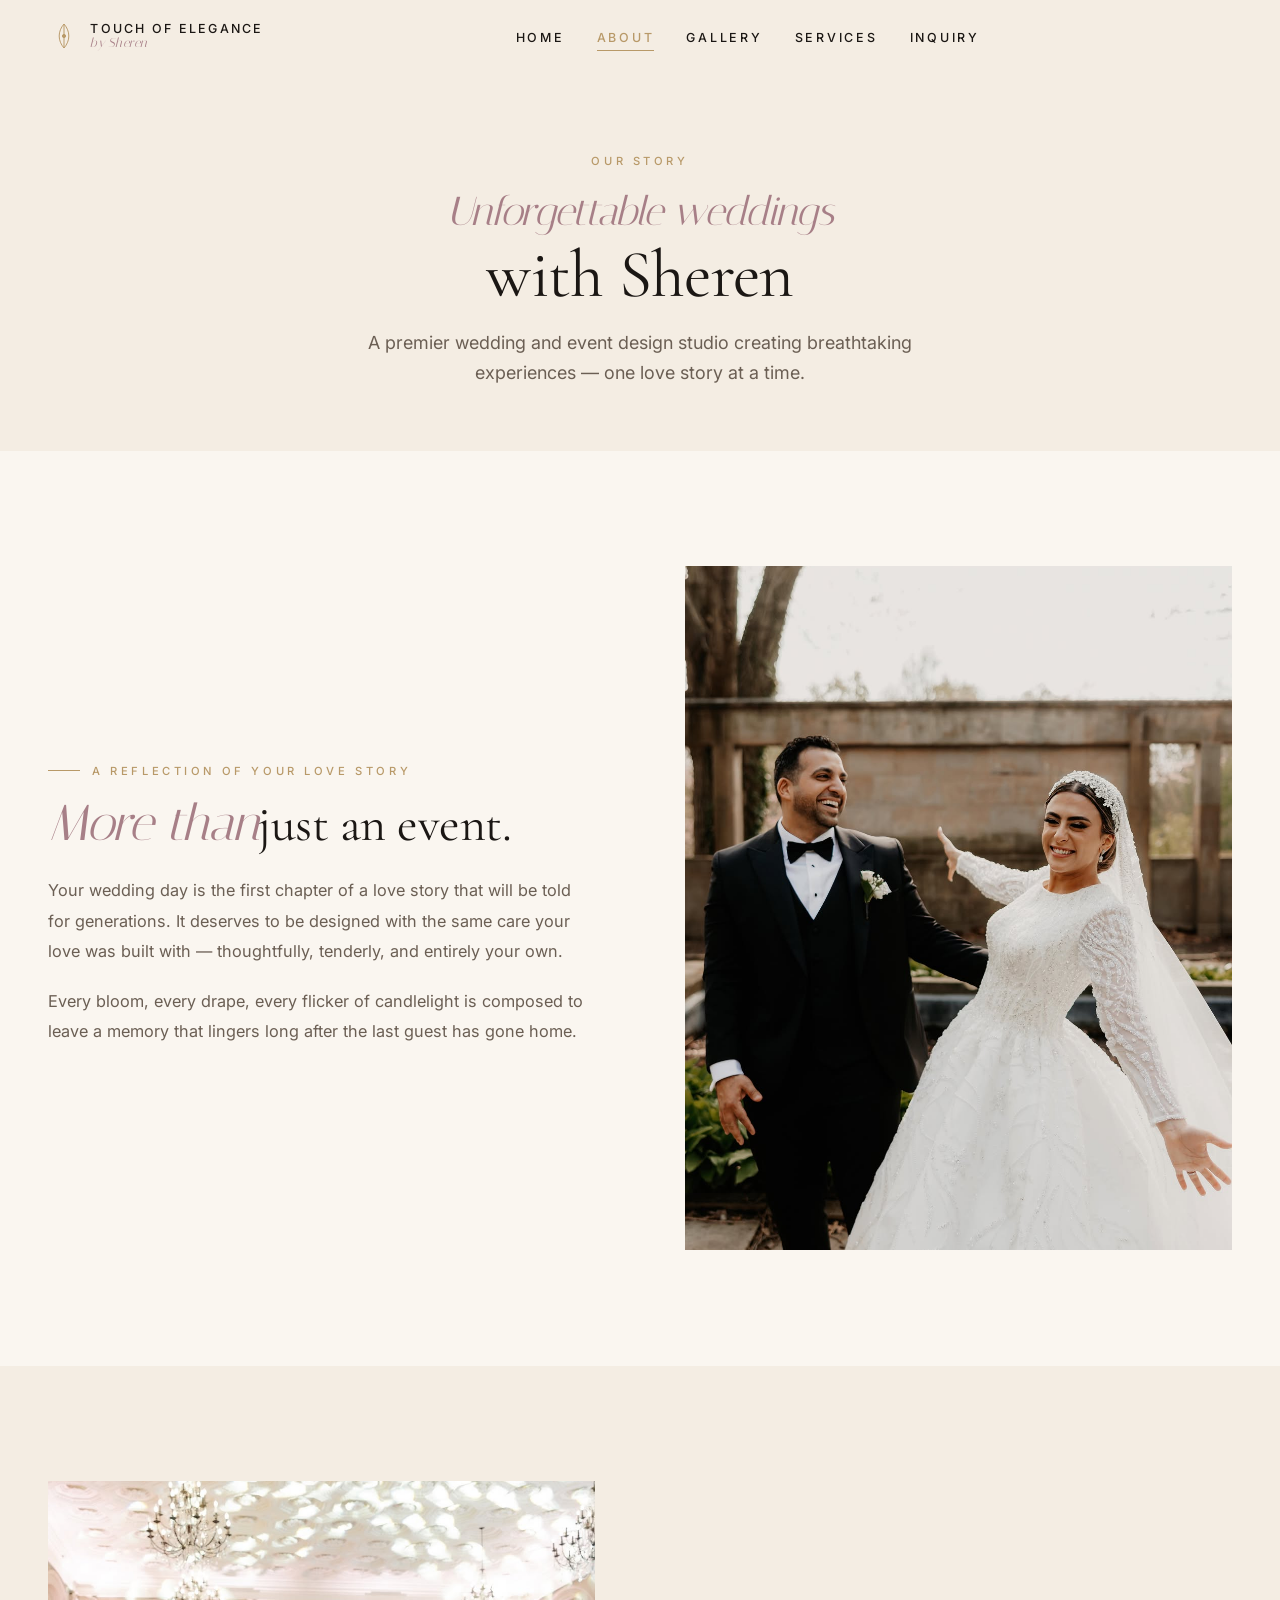
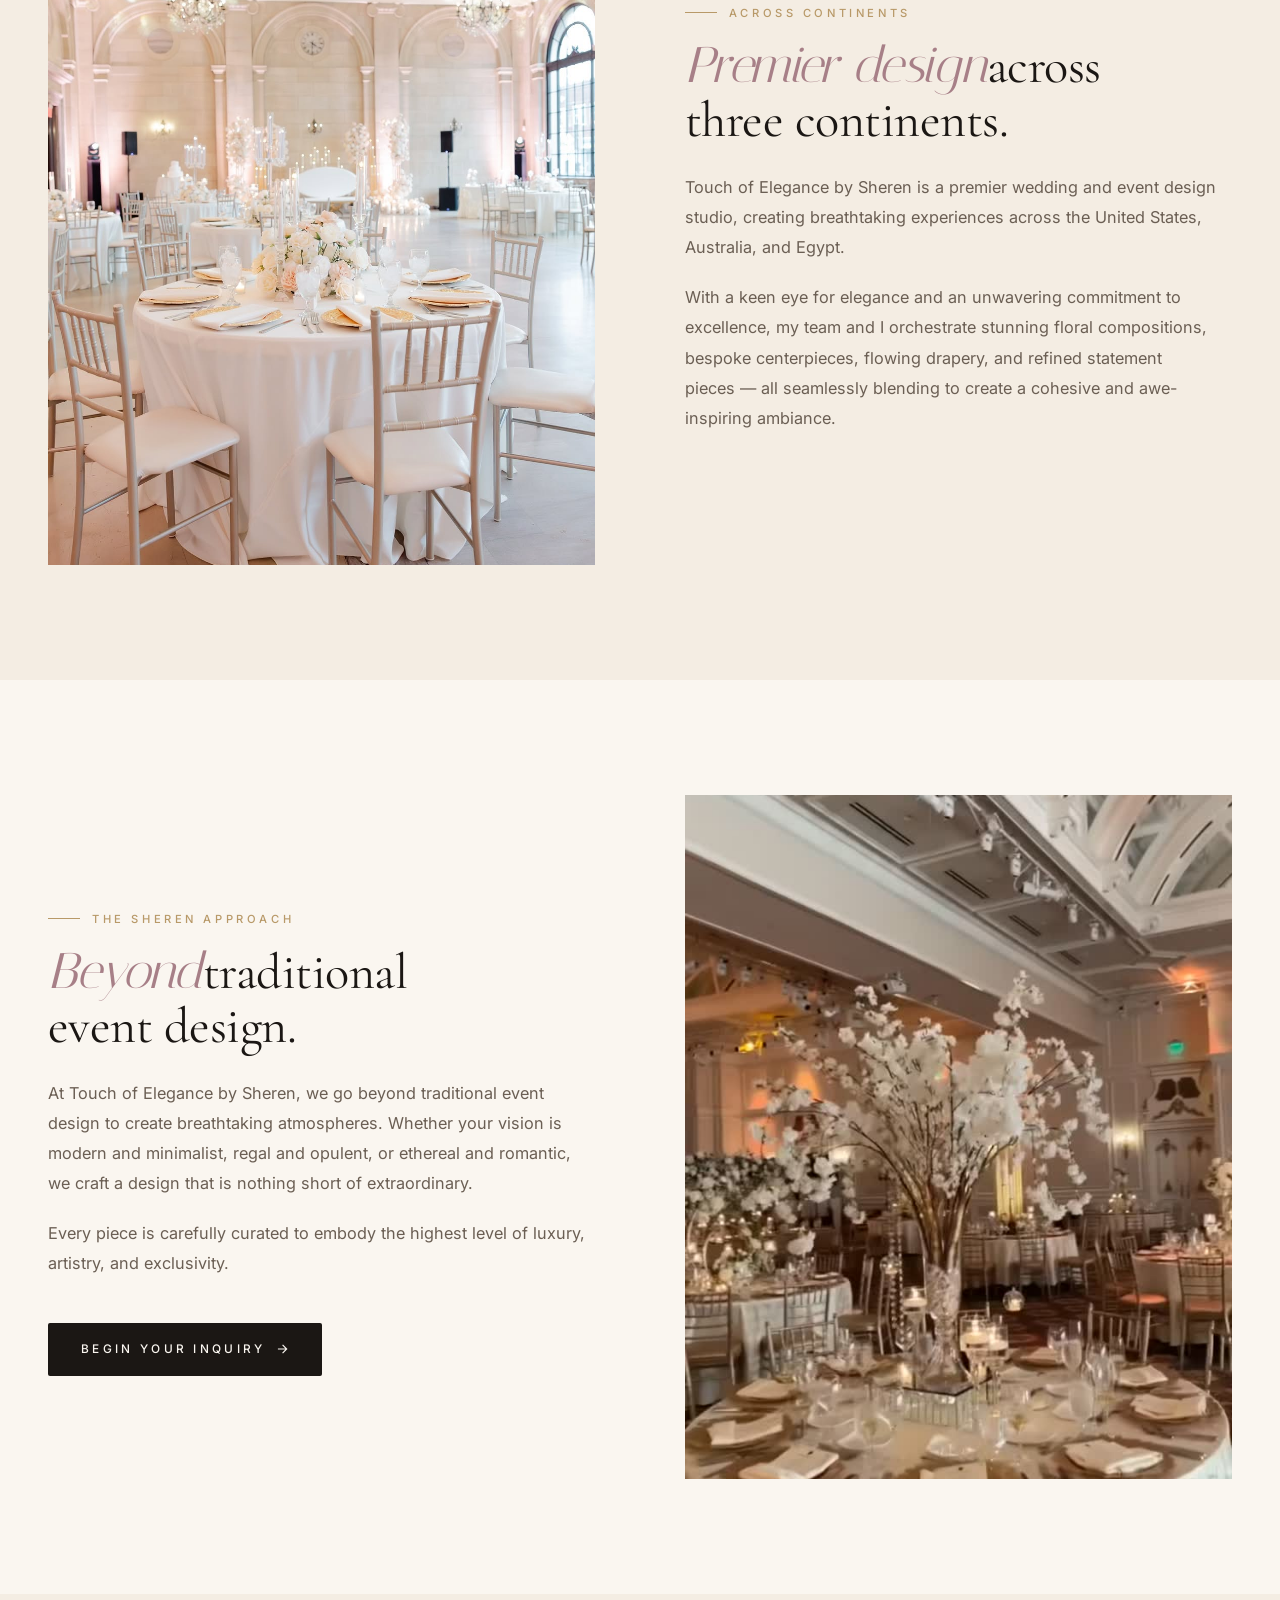
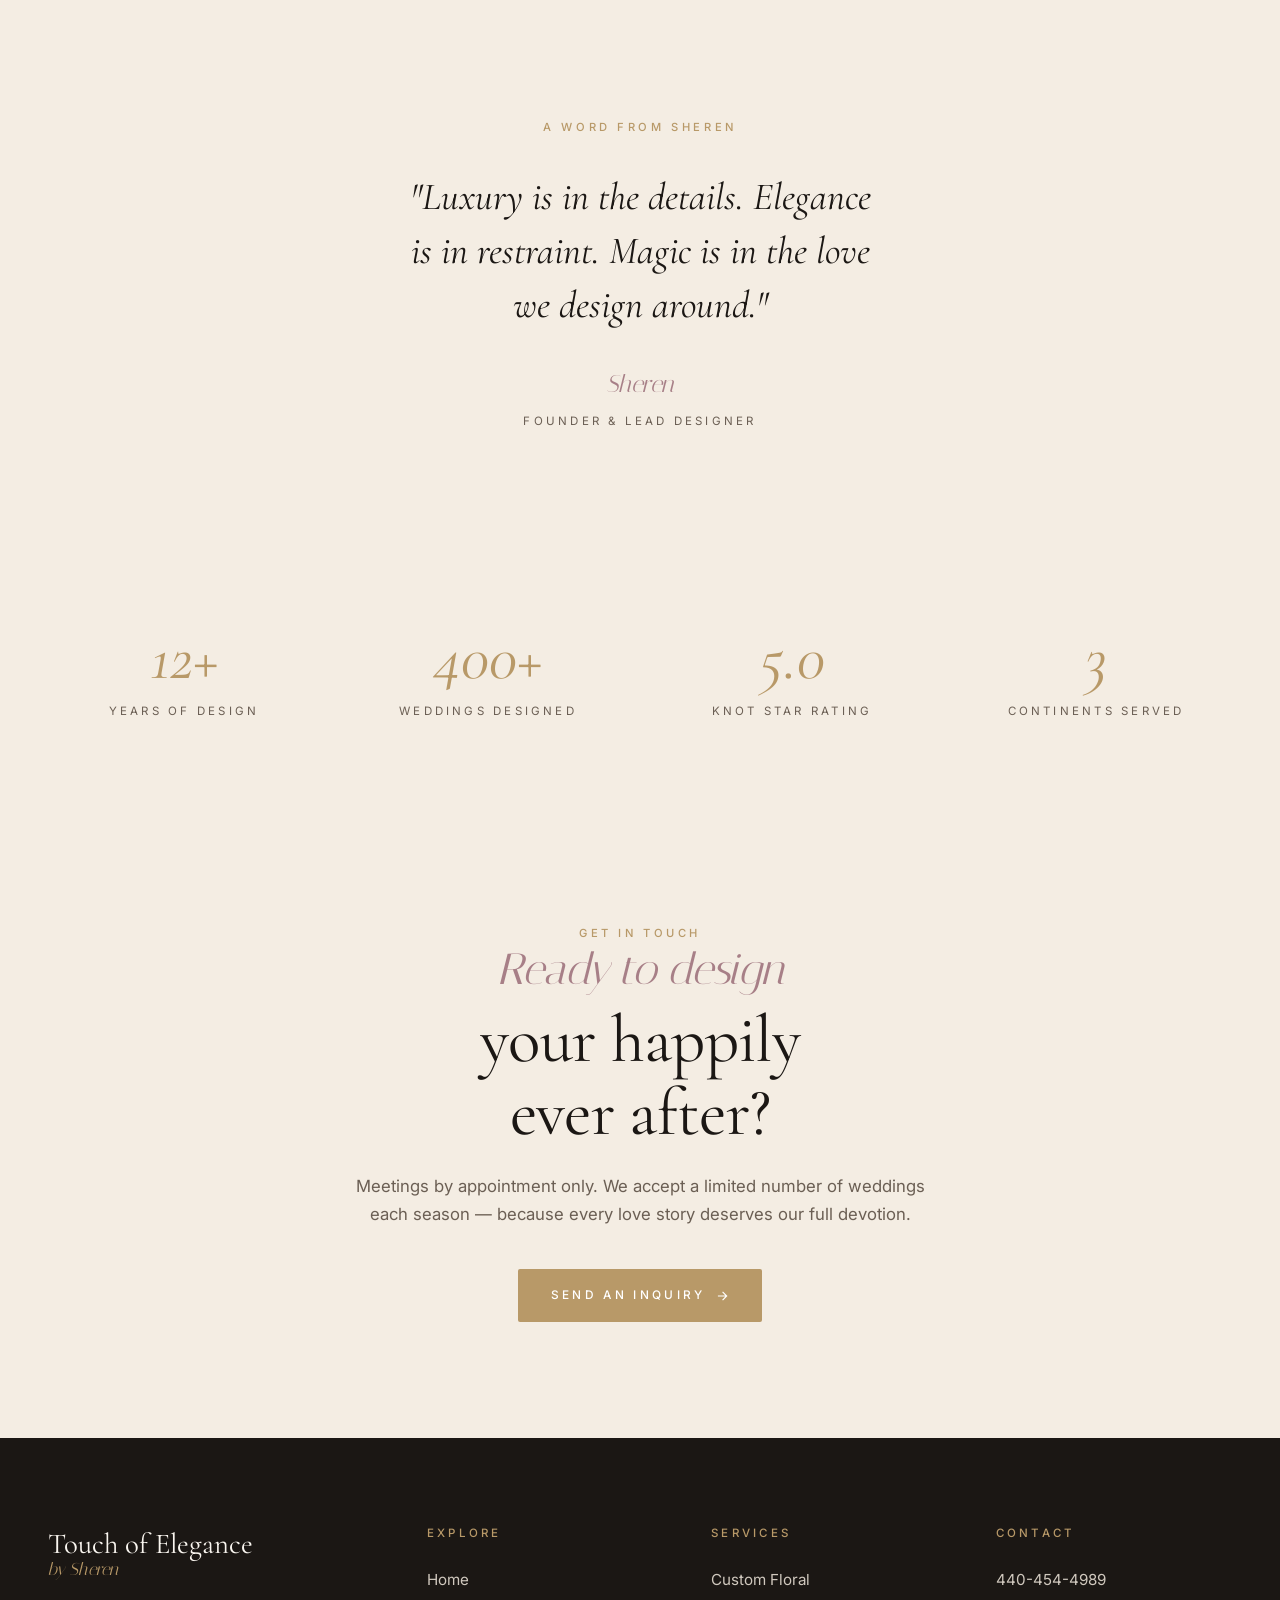
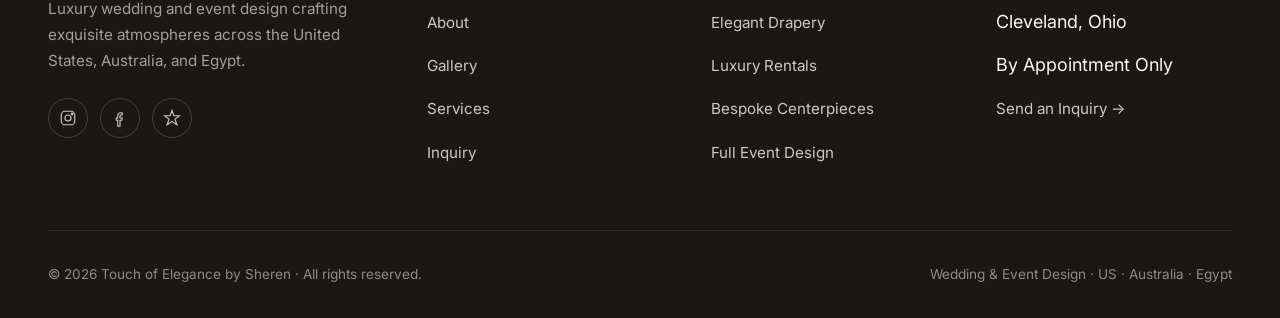
<file: about.html>
<!doctype html>
<html lang="en">
<head>
  <meta charset="utf-8" />
  <meta name="viewport" content="width=device-width, initial-scale=1" />
  <title>About — Touch of Elegance by Sheren</title>
  <meta name="description" content="Founded by Sheren, Touch of Elegance is a premier luxury wedding and event design studio creating breathtaking experiences across the United States, Australia, and Egypt." />
  <link rel="preconnect" href="https://fonts.googleapis.com" />
  <link rel="preconnect" href="https://fonts.gstatic.com" crossorigin />
  <link href="https://fonts.googleapis.com/css2?family=Cormorant+Garamond:ital,wght@0,400;0,500;0,600;1,400;1,500&family=Italiana&family=Inter:wght@400;500;600&display=swap" rel="stylesheet" />
  <link rel="preconnect" href="https://img1.wsimg.com" />
  <link rel="stylesheet" href="css/style.css" />
</head>
<body>

  <header class="site-header">
    <div class="container nav-wrap">
      <a href="index.html" class="brand"><svg class="brand-mark" viewBox="0 0 40 40" fill="none" stroke="currentColor" stroke-width="1.2"><path d="M20 5 C12 14, 12 26, 20 35 C28 26, 28 14, 20 5 Z"/><path d="M20 5 L20 35"/><circle cx="20" cy="20" r="2" fill="currentColor"/></svg><span class="brand-name"><strong>Touch of Elegance</strong><span class="brand-tag">by Sheren</span></span></a>
      <nav aria-label="Main">
        <ul class="nav-links" role="list">
          <li><a href="index.html">Home</a></li>
          <li><a href="about.html" class="active">About</a></li>
          <li><a href="gallery.html">Gallery</a></li>
          <li><a href="index.html#services">Services</a></li>
          <li><a href="inquiry.html">Inquiry</a></li>
        </ul>
      </nav>
      <div class="nav-right">
        <button class="menu-toggle" aria-label="Open menu"><span></span><span></span><span></span></button>
      </div>
    </div>
  </header>

  <main>
  <section class="page-header">
    <div class="container reveal">
      <span class="eyebrow center no-line">Our Story</span>
      <h1><span class="script">Unforgettable weddings</span>with Sheren</h1>
      <p>A premier wedding and event design studio creating breathtaking experiences — one love story at a time.</p>
    </div>
  </section>

  <section class="about-story">
    <div class="container">
      <div class="about-story-grid">
        <div class="reveal">
          <img src="images/ig/ig2.jpg" alt="Joyful bride and groom — a Touch of Elegance wedding" loading="lazy"/>
        </div>
        <div class="about-story-text reveal delay-2">
          <span class="eyebrow">A Reflection of Your Love Story</span>
          <h2><span class="script">More than</span>just an event.</h2>
          <p>Your wedding day is the first chapter of a love story that will be told for generations. It deserves to be designed with the same care your love was built with — thoughtfully, tenderly, and entirely your own.</p>
          <p>Every bloom, every drape, every flicker of candlelight is composed to leave a memory that lingers long after the last guest has gone home.</p>
        </div>
      </div>
    </div>
  </section>

  <section class="about-story" style="background:var(--color-surface-2);">
    <div class="container">
      <div class="about-story-grid">
        <div class="reveal">
          <img src="images/ig/ig9.jpg" alt="Pristine ballroom reception with chandeliers and florals" loading="lazy"/>
        </div>
        <div class="about-story-text reveal delay-2">
          <span class="eyebrow">Across Continents</span>
          <h2><span class="script">Premier design</span>across three continents.</h2>
          <p>Touch of Elegance by Sheren is a premier wedding and event design studio, creating breathtaking experiences across the United States, Australia, and Egypt.</p>
          <p>With a keen eye for elegance and an unwavering commitment to excellence, my team and I orchestrate stunning floral compositions, bespoke centerpieces, flowing drapery, and refined statement pieces — all seamlessly blending to create a cohesive and awe-inspiring ambiance.</p>
        </div>
      </div>
    </div>
  </section>

  <section class="about-story">
    <div class="container">
      <div class="about-story-grid">
        <div class="reveal">
          <img src="images/ig/ig11.jpg" alt="Reception with cherry blossom centerpiece and refined tablescape" loading="lazy"/>
        </div>
        <div class="about-story-text reveal delay-2">
          <span class="eyebrow">The Sheren Approach</span>
          <h2><span class="script">Beyond</span>traditional event design.</h2>
          <p>At Touch of Elegance by Sheren, we go beyond traditional event design to create breathtaking atmospheres. Whether your vision is modern and minimalist, regal and opulent, or ethereal and romantic, we craft a design that is nothing short of extraordinary.</p>
          <p>Every piece is carefully curated to embody the highest level of luxury, artistry, and exclusivity.</p>
          <a href="inquiry.html" class="btn btn-primary" style="margin-top:1.5rem;">Begin Your Inquiry
            <svg class="arrow" width="14" height="14" viewBox="0 0 24 24" fill="none" stroke="currentColor" stroke-width="2"><path d="M5 12h14M13 5l7 7-7 7"/></svg>
          </a>
        </div>
      </div>
    </div>
  </section>

  <section class="philosophy">
    <div class="container-narrow reveal">
      <span class="eyebrow center no-line">A Word From Sheren</span>
      <blockquote>"Luxury is in the details. Elegance is in restraint. Magic is in the love we design around."</blockquote>
      <cite>Sheren</cite>
      <div class="role">Founder &amp; Lead Designer</div>
    </div>
  </section>

  <section class="stats">
    <div class="container">
      <div class="stats-grid reveal">
        <div><div class="stat-num">12+</div><div class="stat-label">Years of Design</div></div>
        <div><div class="stat-num">400+</div><div class="stat-label">Weddings Designed</div></div>
        <div><div class="stat-num">5.0</div><div class="stat-label">Knot Star Rating</div></div>
        <div><div class="stat-num">3</div><div class="stat-label">Continents Served</div></div>
      </div>
    </div>
  </section>

  <section class="cta-band">
    <div class="container-narrow reveal">
      <span class="eyebrow center no-line">Get In Touch</span>
      <h2><span class="script">Ready to design</span> your happily ever after?</h2>
      <p>Meetings by appointment only. We accept a limited number of weddings each season — because every love story deserves our full devotion.</p>
      <a href="inquiry.html" class="btn btn-gold">Send an Inquiry
        <svg class="arrow" width="14" height="14" viewBox="0 0 24 24" fill="none" stroke="currentColor" stroke-width="2"><path d="M5 12h14M13 5l7 7-7 7"/></svg>
      </a>
    </div>
  </section>
  </main>

  <footer class="site-footer">
    <div class="container">
      <div class="footer-grid">
        <div>
          <div class="footer-brand">Touch of Elegance<span class="script">by Sheren</span></div>
          <p>Luxury wedding and event design crafting exquisite atmospheres across the United States, Australia, and Egypt.</p>
          <div class="footer-socials">
            <a href="https://www.instagram.com/touch_of_elegance_wedding/" target="_blank" rel="noopener" aria-label="Instagram"><svg width="18" height="18" viewBox="0 0 24 24" fill="none" stroke="currentColor" stroke-width="1.5"><rect x="3" y="3" width="18" height="18" rx="5"/><circle cx="12" cy="12" r="4"/><circle cx="17.5" cy="6.5" r="1" fill="currentColor"/></svg></a>
            <a href="https://www.facebook.com/touchofelegancese/" target="_blank" rel="noopener" aria-label="Facebook"><svg width="18" height="18" viewBox="0 0 24 24" fill="none" stroke="currentColor" stroke-width="1.5"><path d="M15 8h-2a1 1 0 0 0-1 1v3h3l-.5 3H12v8H9v-8H7v-3h2V9a4 4 0 0 1 4-4h2v3z"/></svg></a>
            <a href="https://www.theknot.com/marketplace/touch-of-elegance-wedding-and-event-design-elyria-oh-1085700" target="_blank" rel="noopener" aria-label="The Knot"><svg width="18" height="18" viewBox="0 0 24 24" fill="none" stroke="currentColor" stroke-width="1.5"><path d="M12 2 L14.5 9 L22 9 L16 13.5 L18.5 21 L12 16.5 L5.5 21 L8 13.5 L2 9 L9.5 9 Z"/></svg></a>
          </div>
        </div>
        <div class="footer-col"><h4>Explore</h4><ul><li><a href="index.html">Home</a></li><li><a href="about.html">About</a></li><li><a href="gallery.html">Gallery</a></li><li><a href="index.html#services">Services</a></li><li><a href="inquiry.html">Inquiry</a></li></ul></div>
        <div class="footer-col"><h4>Services</h4><ul><li><a href="index.html#services">Custom Floral</a></li><li><a href="index.html#services">Elegant Drapery</a></li><li><a href="index.html#services">Luxury Rentals</a></li><li><a href="index.html#services">Bespoke Centerpieces</a></li><li><a href="index.html#services">Full Event Design</a></li></ul></div>
        <div class="footer-col"><h4>Contact</h4><ul><li><a href="tel:4404544989">440-454-4989</a></li><li>Cleveland, Ohio</li><li>By Appointment Only</li><li><a href="inquiry.html">Send an Inquiry →</a></li></ul></div>
      </div>
      <div class="footer-bottom">
        <div>© <span id="year"></span> Touch of Elegance by Sheren · All rights reserved.</div>
        <div>Wedding &amp; Event Design · US · Australia · Egypt</div>
      </div>
    </div>
  </footer>

  <script src="js/main.js" defer></script>
</body>
</html>
</file>
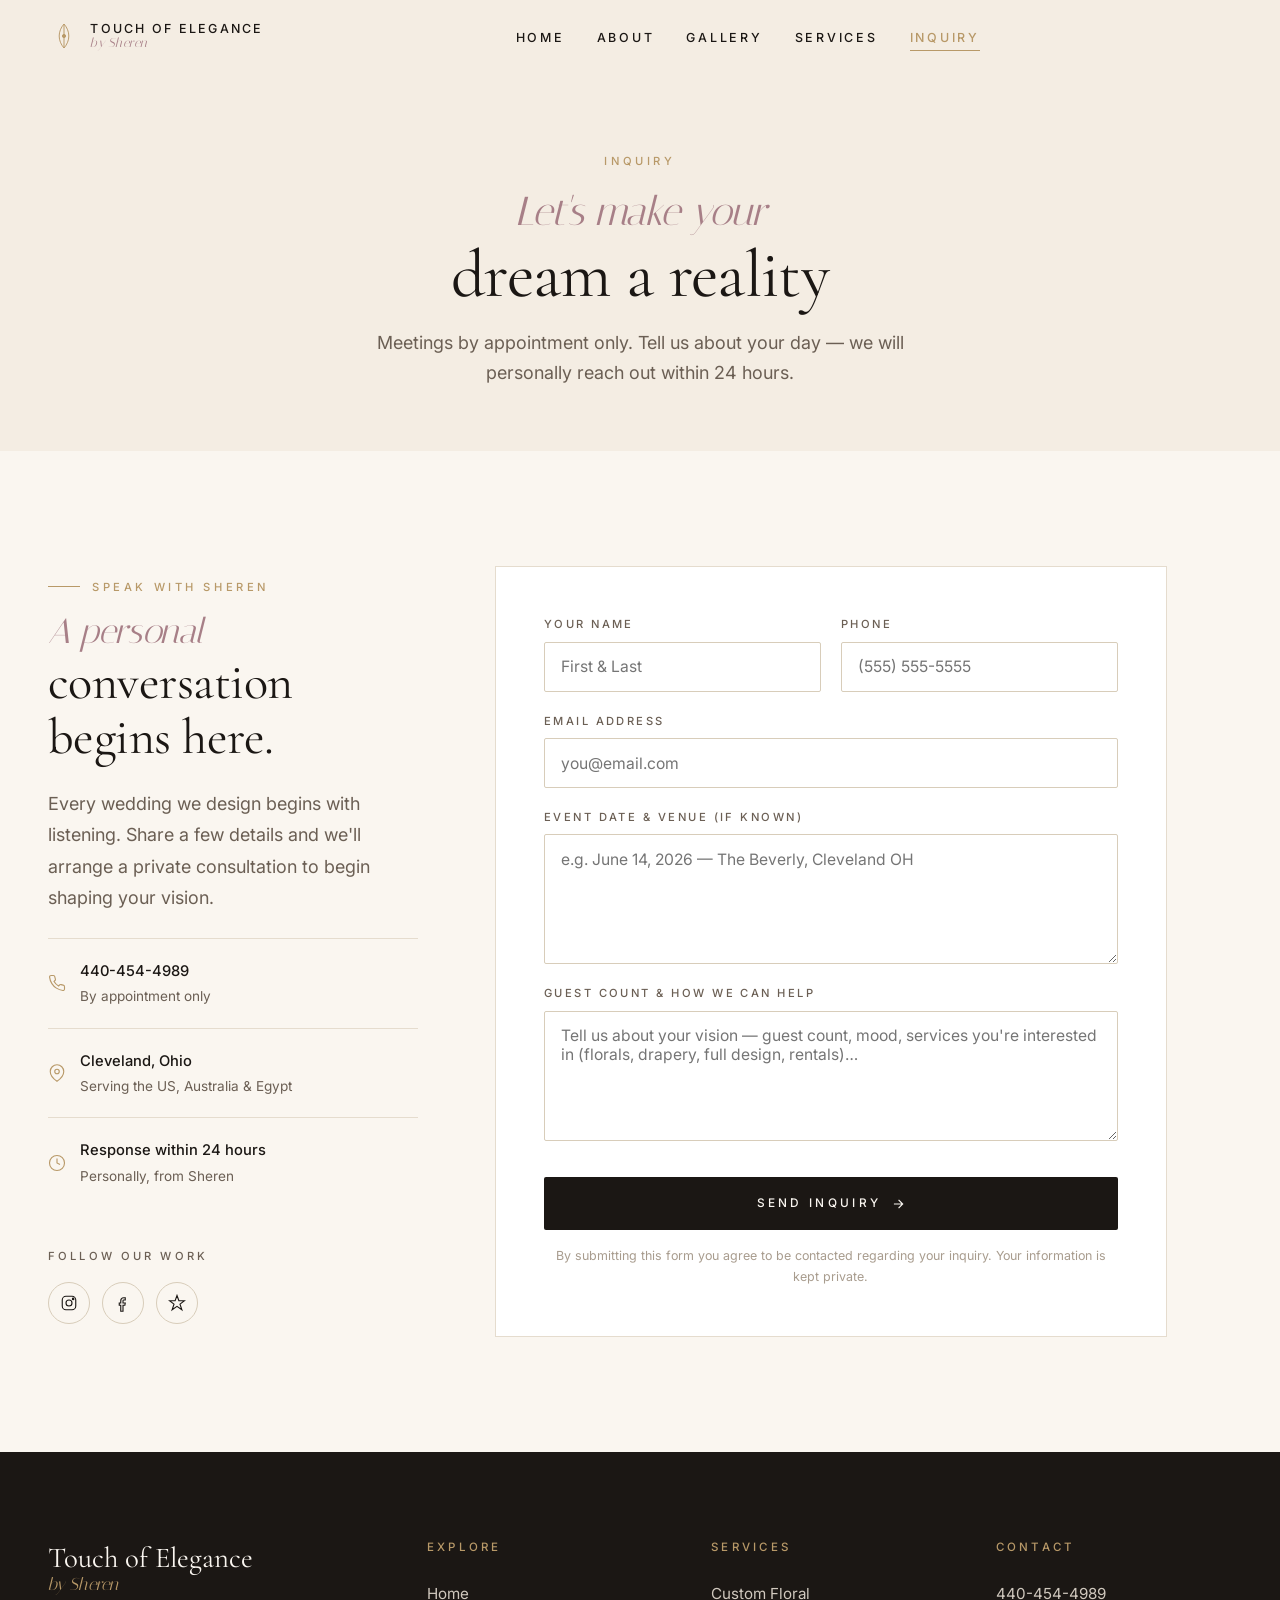
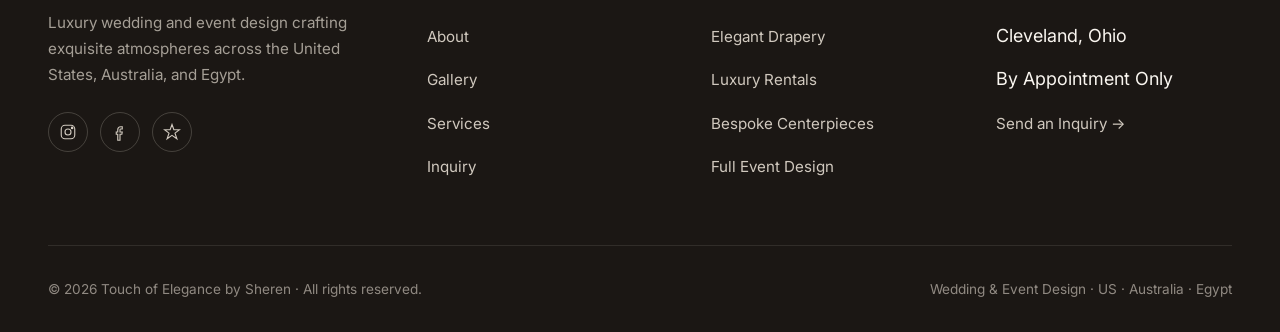
<file: inquiry.html>
<!doctype html>
<html lang="en">
<head>
  <meta charset="utf-8" />
  <meta name="viewport" content="width=device-width, initial-scale=1" />
  <title>Inquiry — Touch of Elegance by Sheren</title>
  <meta name="description" content="Begin your inquiry — meetings by appointment only. Tell us about your wedding and we'll begin imagining your unforgettable day." />
  <link rel="preconnect" href="https://fonts.googleapis.com" />
  <link rel="preconnect" href="https://fonts.gstatic.com" crossorigin />
  <link href="https://fonts.googleapis.com/css2?family=Cormorant+Garamond:ital,wght@0,400;0,500;0,600;1,400;1,500&family=Italiana&family=Inter:wght@400;500;600&display=swap" rel="stylesheet" />
  <link rel="stylesheet" href="css/style.css" />
</head>
<body>

  <header class="site-header">
    <div class="container nav-wrap">
      <a href="index.html" class="brand"><svg class="brand-mark" viewBox="0 0 40 40" fill="none" stroke="currentColor" stroke-width="1.2"><path d="M20 5 C12 14, 12 26, 20 35 C28 26, 28 14, 20 5 Z"/><path d="M20 5 L20 35"/><circle cx="20" cy="20" r="2" fill="currentColor"/></svg><span class="brand-name"><strong>Touch of Elegance</strong><span class="brand-tag">by Sheren</span></span></a>
      <nav aria-label="Main">
        <ul class="nav-links" role="list">
          <li><a href="index.html">Home</a></li>
          <li><a href="about.html">About</a></li>
          <li><a href="gallery.html">Gallery</a></li>
          <li><a href="index.html#services">Services</a></li>
          <li><a href="inquiry.html" class="active">Inquiry</a></li>
        </ul>
      </nav>
      <div class="nav-right">
        <button class="menu-toggle" aria-label="Open menu"><span></span><span></span><span></span></button>
      </div>
    </div>
  </header>

  <main>
  <section class="page-header">
    <div class="container reveal">
      <span class="eyebrow center no-line">Inquiry</span>
      <h1><span class="script">Let's make your</span>dream a reality</h1>
      <p>Meetings by appointment only. Tell us about your day — we will personally reach out within 24 hours.</p>
    </div>
  </section>

  <section class="inquiry-section">
    <div class="container">
      <div class="inquiry-grid">
        <aside class="inquiry-info reveal">
          <span class="eyebrow">Speak With Sheren</span>
          <h2><span class="script">A personal</span>conversation begins here.</h2>
          <p>Every wedding we design begins with listening. Share a few details and we'll arrange a private consultation to begin shaping your vision.</p>

          <div class="contact-line">
            <svg viewBox="0 0 24 24" fill="none" stroke="currentColor" stroke-width="1.5"><path d="M22 16.92v3a2 2 0 0 1-2.18 2 19.79 19.79 0 0 1-8.63-3.07 19.5 19.5 0 0 1-6-6 19.79 19.79 0 0 1-3.07-8.67A2 2 0 0 1 4.11 2h3a2 2 0 0 1 2 1.72 12.84 12.84 0 0 0 .7 2.81 2 2 0 0 1-.45 2.11L8.09 9.91a16 16 0 0 0 6 6l1.27-1.27a2 2 0 0 1 2.11-.45 12.84 12.84 0 0 0 2.81.7A2 2 0 0 1 22 16.92z"/></svg>
            <div>
              <strong>440-454-4989</strong>
              <div style="color:var(--color-text-muted);font-size:0.85rem;margin-top:2px;">By appointment only</div>
            </div>
          </div>
          <div class="contact-line">
            <svg viewBox="0 0 24 24" fill="none" stroke="currentColor" stroke-width="1.5"><path d="M21 10c0 7-9 13-9 13s-9-6-9-13a9 9 0 0 1 18 0z"/><circle cx="12" cy="10" r="3"/></svg>
            <div>
              <strong>Cleveland, Ohio</strong>
              <div style="color:var(--color-text-muted);font-size:0.85rem;margin-top:2px;">Serving the US, Australia &amp; Egypt</div>
            </div>
          </div>
          <div class="contact-line">
            <svg viewBox="0 0 24 24" fill="none" stroke="currentColor" stroke-width="1.5"><circle cx="12" cy="12" r="10"/><path d="M12 6v6l4 2"/></svg>
            <div>
              <strong>Response within 24 hours</strong>
              <div style="color:var(--color-text-muted);font-size:0.85rem;margin-top:2px;">Personally, from Sheren</div>
            </div>
          </div>

          <div style="margin-top:2.5rem;">
            <div style="font-size:0.7rem;letter-spacing:0.28em;text-transform:uppercase;color:var(--color-text-muted);margin-bottom:1rem;font-weight:500;">Follow Our Work</div>
            <div style="display:flex;gap:0.75rem;">
              <a href="https://www.instagram.com/touch_of_elegance_wedding/" target="_blank" rel="noopener" aria-label="Instagram" style="width:42px;height:42px;border:1px solid var(--color-border);border-radius:50%;display:inline-flex;align-items:center;justify-content:center;"><svg width="18" height="18" viewBox="0 0 24 24" fill="none" stroke="currentColor" stroke-width="1.5"><rect x="3" y="3" width="18" height="18" rx="5"/><circle cx="12" cy="12" r="4"/><circle cx="17.5" cy="6.5" r="1" fill="currentColor"/></svg></a>
              <a href="https://www.facebook.com/touchofelegancese/" target="_blank" rel="noopener" aria-label="Facebook" style="width:42px;height:42px;border:1px solid var(--color-border);border-radius:50%;display:inline-flex;align-items:center;justify-content:center;"><svg width="18" height="18" viewBox="0 0 24 24" fill="none" stroke="currentColor" stroke-width="1.5"><path d="M15 8h-2a1 1 0 0 0-1 1v3h3l-.5 3H12v8H9v-8H7v-3h2V9a4 4 0 0 1 4-4h2v3z"/></svg></a>
              <a href="https://www.theknot.com/marketplace/touch-of-elegance-wedding-and-event-design-elyria-oh-1085700" target="_blank" rel="noopener" aria-label="The Knot" style="width:42px;height:42px;border:1px solid var(--color-border);border-radius:50%;display:inline-flex;align-items:center;justify-content:center;"><svg width="18" height="18" viewBox="0 0 24 24" fill="none" stroke="currentColor" stroke-width="1.5"><path d="M12 2 L14.5 9 L22 9 L16 13.5 L18.5 21 L12 16.5 L5.5 21 L8 13.5 L2 9 L9.5 9 Z"/></svg></a>
            </div>
          </div>
        </aside>

        <form class="inquiry-form reveal delay-2" autocomplete="on" novalidate>
          <div class="form-row">
            <div class="field">
              <label for="name">Your Name</label>
              <input type="text" id="name" name="name" required placeholder="First &amp; Last" />
            </div>
            <div class="field">
              <label for="phone">Phone</label>
              <input type="tel" id="phone" name="phone" required placeholder="(555) 555-5555" />
            </div>
          </div>
          <div class="form-row">
            <div class="field full">
              <label for="email">Email Address</label>
              <input type="email" id="email" name="email" required placeholder="you@email.com" />
            </div>
          </div>
          <div class="form-row">
            <div class="field full">
              <label for="event">Event Date &amp; Venue (if known)</label>
              <textarea id="event" name="event" rows="2" placeholder="e.g. June 14, 2026 — The Beverly, Cleveland OH"></textarea>
            </div>
          </div>
          <div class="form-row">
            <div class="field full">
              <label for="details">Guest Count &amp; How We Can Help</label>
              <textarea id="details" name="details" rows="5" placeholder="Tell us about your vision — guest count, mood, services you're interested in (florals, drapery, full design, rentals)…"></textarea>
            </div>
          </div>

          <button type="submit" class="btn btn-primary form-submit">
            Send Inquiry
            <svg class="arrow" width="14" height="14" viewBox="0 0 24 24" fill="none" stroke="currentColor" stroke-width="2"><path d="M5 12h14M13 5l7 7-7 7"/></svg>
          </button>
          <p class="form-disclaimer">By submitting this form you agree to be contacted regarding your inquiry. Your information is kept private.</p>
        </form>
      </div>
    </div>
  </section>
  </main>

  <footer class="site-footer">
    <div class="container">
      <div class="footer-grid">
        <div>
          <div class="footer-brand">Touch of Elegance<span class="script">by Sheren</span></div>
          <p>Luxury wedding and event design crafting exquisite atmospheres across the United States, Australia, and Egypt.</p>
          <div class="footer-socials">
            <a href="https://www.instagram.com/touch_of_elegance_wedding/" target="_blank" rel="noopener" aria-label="Instagram"><svg width="18" height="18" viewBox="0 0 24 24" fill="none" stroke="currentColor" stroke-width="1.5"><rect x="3" y="3" width="18" height="18" rx="5"/><circle cx="12" cy="12" r="4"/><circle cx="17.5" cy="6.5" r="1" fill="currentColor"/></svg></a>
            <a href="https://www.facebook.com/touchofelegancese/" target="_blank" rel="noopener" aria-label="Facebook"><svg width="18" height="18" viewBox="0 0 24 24" fill="none" stroke="currentColor" stroke-width="1.5"><path d="M15 8h-2a1 1 0 0 0-1 1v3h3l-.5 3H12v8H9v-8H7v-3h2V9a4 4 0 0 1 4-4h2v3z"/></svg></a>
            <a href="https://www.theknot.com/marketplace/touch-of-elegance-wedding-and-event-design-elyria-oh-1085700" target="_blank" rel="noopener" aria-label="The Knot"><svg width="18" height="18" viewBox="0 0 24 24" fill="none" stroke="currentColor" stroke-width="1.5"><path d="M12 2 L14.5 9 L22 9 L16 13.5 L18.5 21 L12 16.5 L5.5 21 L8 13.5 L2 9 L9.5 9 Z"/></svg></a>
          </div>
        </div>
        <div class="footer-col"><h4>Explore</h4><ul><li><a href="index.html">Home</a></li><li><a href="about.html">About</a></li><li><a href="gallery.html">Gallery</a></li><li><a href="index.html#services">Services</a></li><li><a href="inquiry.html">Inquiry</a></li></ul></div>
        <div class="footer-col"><h4>Services</h4><ul><li><a href="index.html#services">Custom Floral</a></li><li><a href="index.html#services">Elegant Drapery</a></li><li><a href="index.html#services">Luxury Rentals</a></li><li><a href="index.html#services">Bespoke Centerpieces</a></li><li><a href="index.html#services">Full Event Design</a></li></ul></div>
        <div class="footer-col"><h4>Contact</h4><ul><li><a href="tel:4404544989">440-454-4989</a></li><li>Cleveland, Ohio</li><li>By Appointment Only</li><li><a href="inquiry.html">Send an Inquiry →</a></li></ul></div>
      </div>
      <div class="footer-bottom">
        <div>© <span id="year"></span> Touch of Elegance by Sheren · All rights reserved.</div>
        <div>Wedding &amp; Event Design · US · Australia · Egypt</div>
      </div>
    </div>
  </footer>

  <script src="js/main.js" defer></script>
</body>
</html>
</file>
<file: css/style.css>
/* =========================================================
   TOUCH OF ELEGANCE — Editorial luxury wedding design system
   ========================================================= */

:root, [data-theme="light"] {
  /* Surfaces — warm ivory / cream */
  --color-bg: #FAF6F0;
  --color-surface: #FFFFFF;
  --color-surface-2: #F4EDE3;
  --color-surface-offset: #EFE6D8;
  --color-surface-dynamic: #E8DCC7;
  --color-divider: #E5DCCE;
  --color-border: #D8CDBA;

  /* Text — deep ink with warm undertone */
  --color-text: #1B1714;
  --color-text-muted: #6B5F54;
  --color-text-faint: #A89C8E;
  --color-text-inverse: #FAF6F0;

  /* Primary accent — Champagne Gold */
  --color-primary: #B89968;
  --color-primary-hover: #9C7E50;
  --color-primary-active: #7C6440;
  --color-primary-highlight: #EFE3CD;

  /* Secondary accent — Dusty Mauve (italic script color) */
  --color-mauve: #A77F87;
  --color-mauve-hover: #8C656D;

  /* Type scale */
  --text-xs:   clamp(0.75rem, 0.7rem + 0.25vw, 0.875rem);
  --text-sm:   clamp(0.875rem, 0.83rem + 0.2vw, 0.95rem);
  --text-base: clamp(1rem, 0.95rem + 0.25vw, 1.125rem);
  --text-lg:   clamp(1.125rem, 1rem + 0.6vw, 1.4rem);
  --text-xl:   clamp(1.5rem, 1.2rem + 1.25vw, 2.25rem);
  --text-2xl:  clamp(2rem, 1.3rem + 2.3vw, 3.25rem);
  --text-3xl:  clamp(2.5rem, 1rem + 4vw, 4.75rem);
  --text-hero: clamp(2.75rem, 0.5rem + 7vw, 7.5rem);

  /* Spacing (4px base) */
  --space-1:  0.25rem;
  --space-2:  0.5rem;
  --space-3:  0.75rem;
  --space-4:  1rem;
  --space-5:  1.25rem;
  --space-6:  1.5rem;
  --space-8:  2rem;
  --space-10: 2.5rem;
  --space-12: 3rem;
  --space-16: 4rem;
  --space-20: 5rem;
  --space-24: 6rem;
  --space-32: 8rem;

  /* Radius — kept very subtle for editorial feel */
  --radius-sm: 2px;
  --radius-md: 4px;
  --radius-lg: 8px;
  --radius-full: 9999px;

  /* Shadows */
  --shadow-sm: 0 1px 2px rgba(27, 23, 20, 0.06);
  --shadow-md: 0 8px 24px rgba(27, 23, 20, 0.08);
  --shadow-lg: 0 24px 64px rgba(27, 23, 20, 0.14);

  /* Layout */
  --content-narrow: 680px;
  --content-default: 1080px;
  --content-wide: 1320px;
  --gutter: clamp(1.25rem, 4vw, 3rem);

  /* Fonts */
  --font-display: 'Cormorant Garamond', 'Times New Roman', serif;
  --font-italic:  'Italiana', 'Cormorant Garamond', serif;
  --font-body:    'Inter', 'Helvetica Neue', system-ui, sans-serif;
  --font-mono:    'Inter', sans-serif;

  --transition: 280ms cubic-bezier(0.22, 1, 0.36, 1);
  --transition-slow: 600ms cubic-bezier(0.22, 1, 0.36, 1);
}

/* Light mode only — dark mode removed by client request */

/* ============== BASE ============== */
*, *::before, *::after { box-sizing: border-box; margin: 0; padding: 0; }

html {
  -webkit-font-smoothing: antialiased;
  -moz-osx-font-smoothing: grayscale;
  text-rendering: optimizeLegibility;
  scroll-behavior: smooth;
  scroll-padding-top: 5rem;
}

body {
  min-height: 100dvh;
  font-family: var(--font-body);
  font-size: var(--text-base);
  line-height: 1.65;
  color: var(--color-text);
  background-color: var(--color-bg);
  overflow-x: hidden;
}

img, picture, video, svg { display: block; max-width: 100%; height: auto; }

h1, h2, h3, h4, h5, h6 {
  font-family: var(--font-display);
  font-weight: 400;
  line-height: 1.08;
  letter-spacing: -0.01em;
  text-wrap: balance;
  color: var(--color-text);
}

p { text-wrap: pretty; }

a { color: inherit; text-decoration: none; }
button { cursor: pointer; background: none; border: none; color: inherit; font: inherit; }

::selection { background: var(--color-primary-highlight); color: var(--color-text); }

:focus-visible { outline: 2px solid var(--color-primary); outline-offset: 3px; }

a, button, input, textarea, select {
  transition: color var(--transition), background var(--transition),
              border-color var(--transition), opacity var(--transition),
              transform var(--transition);
}

.sr-only {
  position: absolute; width: 1px; height: 1px; padding: 0; margin: -1px;
  overflow: hidden; clip: rect(0,0,0,0); white-space: nowrap; border: 0;
}

/* ============== LAYOUT ============== */
.container {
  width: 100%;
  max-width: var(--content-wide);
  margin: 0 auto;
  padding-inline: var(--gutter);
}
.container-narrow { max-width: var(--content-narrow); margin: 0 auto; padding-inline: var(--gutter); }
.container-default { max-width: var(--content-default); margin: 0 auto; padding-inline: var(--gutter); }

section { padding-block: clamp(4rem, 9vw, 9rem); }

.eyebrow {
  font-family: var(--font-body);
  font-size: 0.7rem;
  font-weight: 500;
  letter-spacing: 0.32em;
  text-transform: uppercase;
  color: var(--color-primary);
  display: inline-flex;
  align-items: center;
  gap: 0.75rem;
}
.eyebrow::before {
  content: "";
  width: 32px;
  height: 1px;
  background: var(--color-primary);
}
.eyebrow.center { justify-content: center; }
.eyebrow.no-line::before { display: none; }

.script {
  font-family: var(--font-italic);
  font-style: italic;
  color: var(--color-mauve);
  font-weight: 400;
}

/* ============== HEADER ============== */
.site-header {
  position: fixed; top: 0; left: 0; right: 0;
  z-index: 100;
  padding-block: var(--space-5);
  transition: background var(--transition), padding var(--transition), box-shadow var(--transition);
}
.site-header.scrolled {
  background: rgba(250, 246, 240, 0.96);
  backdrop-filter: blur(16px);
  -webkit-backdrop-filter: blur(16px);
  padding-block: var(--space-3);
  box-shadow: 0 1px 0 var(--color-divider);
}

.nav-wrap {
  display: flex;
  align-items: center;
  justify-content: space-between;
  gap: var(--space-8);
}

.brand {
  display: flex;
  align-items: center;
  gap: 0.65rem;
  font-family: var(--font-display);
  font-size: 1.05rem;
  letter-spacing: 0.04em;
  color: var(--color-text);
}
.brand-mark { color: var(--color-primary); width: 32px; height: 32px; }
.brand strong { font-weight: 500; letter-spacing: 0.18em; text-transform: uppercase; font-size: 0.78rem; font-family: var(--font-body); }
.brand-name { display: flex; flex-direction: column; line-height: 1.1; }
.brand-tag { font-family: var(--font-italic); font-style: italic; color: var(--color-mauve); font-size: 0.8rem; letter-spacing: 0.02em; }

.nav-links {
  display: flex;
  gap: var(--space-8);
  list-style: none;
  align-items: center;
}
.nav-links a {
  font-size: 0.78rem;
  font-weight: 500;
  letter-spacing: 0.22em;
  text-transform: uppercase;
  color: var(--color-text);
  position: relative;
  padding-block: 4px;
}
.nav-links a::after {
  content: "";
  position: absolute;
  left: 0; right: 100%;
  bottom: -2px;
  height: 1px;
  background: var(--color-primary);
  transition: right var(--transition);
}
.nav-links a:hover::after, .nav-links a.active::after { right: 0; }
.nav-links a.active { color: var(--color-primary); }

.nav-right { display: flex; gap: 1rem; align-items: center; }

.theme-toggle {
  width: 38px; height: 38px;
  display: inline-flex; align-items: center; justify-content: center;
  border: 1px solid var(--color-border);
  border-radius: 50%;
  color: var(--color-text);
}
.theme-toggle:hover { border-color: var(--color-primary); color: var(--color-primary); }

.menu-toggle {
  display: none;
  width: 42px; height: 42px;
  align-items: center; justify-content: center;
  color: var(--color-text);
  flex-direction: column;
  gap: 5px;
}
.menu-toggle span {
  display: block; width: 22px; height: 1px;
  background: currentColor;
  transition: transform var(--transition), opacity var(--transition);
}
body.menu-open .menu-toggle span:nth-child(1) { transform: translateY(6px) rotate(45deg); }
body.menu-open .menu-toggle span:nth-child(2) { opacity: 0; }
body.menu-open .menu-toggle span:nth-child(3) { transform: translateY(-6px) rotate(-45deg); }

/* ============== BUTTONS ============== */
.btn {
  display: inline-flex;
  align-items: center;
  justify-content: center;
  gap: 0.6rem;
  padding: 1rem 2rem;
  font-size: 0.74rem;
  font-weight: 500;
  letter-spacing: 0.28em;
  text-transform: uppercase;
  border-radius: var(--radius-sm);
  border: 1px solid transparent;
  cursor: pointer;
  position: relative;
  overflow: hidden;
  transition: all var(--transition);
}
.btn-primary {
  background: var(--color-text);
  color: var(--color-text-inverse);
}
.btn-primary:hover {
  background: var(--color-primary);
  transform: translateY(-2px);
  box-shadow: var(--shadow-md);
}
.btn-outline {
  border-color: var(--color-text);
  color: var(--color-text);
  background: transparent;
}
.btn-outline:hover {
  background: var(--color-text);
  color: var(--color-text-inverse);
}
.btn-gold {
  background: var(--color-primary);
  color: #fff;
}
.btn-gold:hover {
  background: var(--color-primary-hover);
  transform: translateY(-2px);
  box-shadow: var(--shadow-md);
}
.btn-ghost {
  color: var(--color-text);
  padding: 0.5rem 0;
  border-bottom: 1px solid var(--color-text);
  border-radius: 0;
}
.btn-ghost:hover { color: var(--color-primary); border-color: var(--color-primary); }
.btn .arrow { transition: transform var(--transition); }
.btn:hover .arrow { transform: translateX(4px); }

/* ============== HERO ============== */
.hero {
  position: relative;
  min-height: 100vh;
  display: grid;
  grid-template-columns: 1fr 1.05fr;
  align-items: center;
  padding-top: 7rem;
  padding-bottom: 4rem;
  overflow: hidden;
}
.hero-content {
  padding-inline: var(--gutter);
  padding-left: clamp(1.5rem, 6vw, 6rem);
  z-index: 2;
  max-width: 720px;
}
.hero-eyebrow {
  display: inline-flex;
  align-items: center;
  gap: 0.75rem;
  font-size: 0.72rem;
  letter-spacing: 0.4em;
  text-transform: uppercase;
  color: var(--color-primary);
  margin-bottom: 2rem;
  font-weight: 500;
}
.hero-eyebrow::before, .hero-eyebrow::after {
  content: ""; width: 36px; height: 1px; background: var(--color-primary);
}
.hero h1 {
  font-size: var(--text-hero);
  font-weight: 400;
  line-height: 0.96;
  letter-spacing: -0.02em;
  margin-bottom: 2rem;
}
.hero h1 .script-line {
  display: block;
  font-family: var(--font-italic);
  font-style: italic;
  color: var(--color-mauve);
  font-size: 0.7em;
  margin-top: 0.1em;
  letter-spacing: 0;
}
.hero-sub {
  font-size: 1.05rem;
  color: var(--color-text-muted);
  line-height: 1.75;
  max-width: 36ch;
  margin-bottom: 2.5rem;
}
.hero-services {
  display: flex;
  flex-wrap: wrap;
  gap: 0.5rem 1.5rem;
  margin-bottom: 2.75rem;
  list-style: none;
}
.hero-services li {
  font-size: 0.78rem;
  letter-spacing: 0.18em;
  text-transform: uppercase;
  color: var(--color-text-muted);
  display: inline-flex;
  align-items: center;
  gap: 0.6rem;
}
.hero-services li::before {
  content: "";
  width: 4px; height: 4px;
  background: var(--color-primary);
  border-radius: 50%;
}
.hero-cta {
  display: flex;
  flex-wrap: wrap;
  gap: 1rem;
  align-items: center;
}

.hero-image {
  position: relative;
  height: calc(100vh - 4rem);
  min-height: 600px;
  margin-right: clamp(1rem, 3vw, 3rem);
  overflow: hidden;
}
.hero-image img {
  width: 100%; height: 100%;
  object-fit: cover;
  object-position: center 25%;
  filter: saturate(0.98);
}
.hero-image::after {
  content: "";
  position: absolute; inset: 0;
  background: linear-gradient(180deg, transparent 60%, rgba(27,23,20,0.18));
}
.hero-badge {
  position: absolute;
  bottom: 1.5rem;
  left: 1.5rem;
  background: var(--color-surface);
  padding: 0.85rem 1.1rem;
  box-shadow: var(--shadow-lg);
  z-index: 3;
  display: flex;
  align-items: center;
  gap: 0.75rem;
  border-left: 2px solid var(--color-primary);
}
.hero-badge-stars { color: var(--color-primary); letter-spacing: 0.1em; }
.hero-badge-text { font-size: 0.74rem; letter-spacing: 0.18em; text-transform: uppercase; color: var(--color-text-muted); line-height: 1.4; }
.hero-badge-text strong { display: block; color: var(--color-text); font-weight: 500; letter-spacing: 0.22em; }

.hero-locations {
  position: absolute;
  bottom: 2rem;
  left: clamp(1.5rem, 6vw, 6rem);
  display: flex;
  align-items: center;
  gap: 1rem;
  font-size: 0.7rem;
  letter-spacing: 0.32em;
  text-transform: uppercase;
  color: var(--color-text-muted);
  z-index: 2;
}
.hero-locations span { display: inline-flex; align-items: center; gap: 0.5rem; }
.hero-locations span::before {
  content: ""; width: 5px; height: 5px; border-radius: 50%;
  background: var(--color-primary); display: inline-block;
}

.hero-bg-ornament {
  position: absolute;
  top: 50%;
  left: 30%;
  transform: translate(-50%, -50%);
  font-family: var(--font-italic);
  font-style: italic;
  font-size: clamp(8rem, 20vw, 20rem);
  color: var(--color-primary);
  opacity: 0.045;
  pointer-events: none;
  letter-spacing: -0.04em;
  z-index: 0;
  user-select: none;
}

/* ============== FLORAL DIVIDER ============== */
.floral-divider {
  display: flex;
  justify-content: center;
  padding: var(--space-12) var(--gutter);
  color: var(--color-primary);
  background: var(--color-bg);
}
.floral-divider svg {
  width: clamp(280px, 50vw, 480px);
  height: auto;
}

/* ============== MARQUEE ============== */
.marquee {
  background: var(--color-text);
  color: var(--color-text-inverse);
  padding-block: 1.5rem;
  overflow: hidden;
  border-block: 1px solid rgba(255,255,255,0.06);
}
.marquee-track {
  display: flex;
  gap: 4rem;
  animation: marquee 40s linear infinite;
  width: max-content;
}
.marquee-item {
  font-family: var(--font-display);
  font-style: italic;
  font-size: 1.6rem;
  display: inline-flex;
  align-items: center;
  gap: 4rem;
  white-space: nowrap;
}
.marquee-item::after {
  content: "✦";
  color: var(--color-primary);
  font-size: 1rem;
}
@keyframes marquee {
  from { transform: translateX(0); }
  to { transform: translateX(-50%); }
}

/* ============== SECTION HEADERS ============== */
.section-head {
  text-align: center;
  margin-bottom: var(--space-16);
}
.section-head.left { text-align: left; }
.section-head h2 {
  font-size: var(--text-3xl);
  font-weight: 400;
  margin-top: 1rem;
  letter-spacing: -0.01em;
}
.section-head h2 .script {
  display: inline-block;
  font-size: 0.85em;
  letter-spacing: 0;
  margin-right: 0.2em;
}
.section-head p {
  max-width: 56ch;
  margin: 1.5rem auto 0;
  color: var(--color-text-muted);
  font-size: 1.02rem;
}
.section-head.left p { margin-inline: 0; }

/* ============== ABOUT INTRO ============== */
.about-intro {
  background: var(--color-surface-2);
  position: relative;
}
.about-intro-grid {
  display: grid;
  grid-template-columns: 1fr 1.2fr;
  gap: clamp(2rem, 6vw, 6rem);
  align-items: center;
}
.about-intro-img {
  position: relative;
  aspect-ratio: 4/5;
  overflow: hidden;
}
.about-intro-img img {
  width: 100%; height: 100%; object-fit: cover;
  object-position: center 35%;
}
.about-intro-img::before {
  content: "";
  position: absolute;
  top: -1.5rem; left: -1.5rem;
  right: 1.5rem; bottom: 1.5rem;
  border: 1px solid var(--color-primary);
  z-index: 0;
  pointer-events: none;
}
.about-intro-text h2 {
  font-size: var(--text-3xl);
  font-weight: 400;
  margin: 1rem 0 1.5rem;
}
.about-intro-text h2 .script { display: block; font-size: 0.6em; margin-bottom: 0.2em; }
.about-intro-text p {
  font-size: 1.05rem;
  line-height: 1.85;
  color: var(--color-text-muted);
  margin-bottom: 1.25rem;
  max-width: 56ch;
}
.about-intro-text p strong { color: var(--color-text); font-weight: 500; }
.about-intro-text .signature {
  font-family: var(--font-italic);
  font-style: italic;
  font-size: 2rem;
  color: var(--color-mauve);
  margin-top: 2rem;
  margin-bottom: 0.25rem;
  line-height: 1;
}
.about-intro-text .signature-role {
  font-size: 0.72rem;
  letter-spacing: 0.28em;
  text-transform: uppercase;
  color: var(--color-text-muted);
}

/* ============== SERVICES ============== */
.services {
  position: relative;
}
.services-grid {
  display: grid;
  grid-template-columns: repeat(3, 1fr);
  gap: 0;
  border-top: 1px solid var(--color-border);
  border-left: 1px solid var(--color-border);
}
.service-card {
  padding: clamp(1.75rem, 3vw, 2.75rem);
  border-right: 1px solid var(--color-border);
  border-bottom: 1px solid var(--color-border);
  position: relative;
  background: var(--color-bg);
  transition: background var(--transition);
  cursor: default;
}
.service-card:hover { background: var(--color-surface-2); }
.service-num {
  font-family: var(--font-italic);
  font-style: italic;
  color: var(--color-primary);
  font-size: 1.05rem;
  letter-spacing: 0.05em;
}
.service-card h3 {
  font-size: 1.6rem;
  font-weight: 400;
  margin: 2.25rem 0 1rem;
  letter-spacing: -0.01em;
  font-family: var(--font-display);
}
.service-card p {
  color: var(--color-text-muted);
  line-height: 1.7;
  font-size: 0.96rem;
}
.service-card .service-icon {
  width: 44px; height: 44px;
  color: var(--color-primary);
  margin-bottom: 0;
  position: absolute;
  top: clamp(1.75rem, 3vw, 2.75rem);
  right: clamp(1.75rem, 3vw, 2.75rem);
  opacity: 0.85;
}

/* ============== GALLERY PREVIEW ============== */
.gallery-preview {
  background: var(--color-bg);
}
.gallery-grid {
  display: grid;
  grid-template-columns: repeat(12, 1fr);
  grid-auto-rows: 130px;
  gap: var(--space-3);
  grid-auto-flow: dense;
}
.gallery-item {
  overflow: hidden;
  position: relative;
  cursor: pointer;
}
.gallery-item img {
  width: 100%; height: 100%;
  object-fit: cover;
  object-position: center 30%;
  transition: transform var(--transition-slow);
}
.gallery-item:hover img { transform: scale(1.05); }
.gallery-item::after {
  content: "";
  position: absolute; inset: 0;
  background: linear-gradient(180deg, transparent 60%, rgba(27,23,20,0.35));
  opacity: 0;
  transition: opacity var(--transition);
}
.gallery-item:hover::after { opacity: 1; }

.gallery-item.g1 { grid-column: span 5; grid-row: span 4; }
.gallery-item.g2 { grid-column: span 4; grid-row: span 2; }
.gallery-item.g3 { grid-column: span 3; grid-row: span 2; }
.gallery-item.g4 { grid-column: span 4; grid-row: span 2; }
.gallery-item.g5 { grid-column: span 3; grid-row: span 2; }
.gallery-item.g6 { grid-column: span 4; grid-row: span 3; }
.gallery-item.g7 { grid-column: span 4; grid-row: span 3; }
.gallery-item.g8 { grid-column: span 4; grid-row: span 3; }
.gallery-item.g9 { grid-column: span 12; grid-row: span 3; }

.gallery-cta {
  margin-top: 4rem;
  text-align: center;
}

/* ============== PROCESS / EXPERIENCE ============== */
.process {
  background: var(--color-text);
  color: var(--color-text-inverse);
  position: relative;
  overflow: hidden;
}
.process h2, .process .eyebrow, .process h3 { color: var(--color-text-inverse); }
.process .eyebrow { color: var(--color-primary); }
.process-grid {
  display: grid;
  grid-template-columns: repeat(4, 1fr);
  gap: var(--space-12);
  margin-top: 3rem;
}
.process-step {
  position: relative;
}
.process-num {
  font-family: var(--font-display);
  font-style: italic;
  font-size: 4.5rem;
  color: var(--color-primary);
  line-height: 1;
  margin-bottom: 1.5rem;
  font-weight: 400;
}
.process-step h3 {
  font-size: 1.4rem;
  font-weight: 400;
  margin-bottom: 0.75rem;
  font-family: var(--font-display);
}
.process-step p {
  color: rgba(240,232,220,0.65);
  font-size: 0.95rem;
  line-height: 1.7;
}

/* ============== STATS / DIVIDER ============== */
.stats {
  padding-block: var(--space-20);
  background: var(--color-surface-2);
}
.stats-grid {
  display: grid;
  grid-template-columns: repeat(4, 1fr);
  gap: 2rem;
  text-align: center;
}
.stat-num {
  font-family: var(--font-display);
  font-style: italic;
  font-size: clamp(2.5rem, 5vw, 4rem);
  color: var(--color-primary);
  line-height: 1;
  font-weight: 400;
}
.stat-label {
  font-size: 0.72rem;
  letter-spacing: 0.28em;
  text-transform: uppercase;
  color: var(--color-text-muted);
  margin-top: 0.75rem;
}

/* ============== TESTIMONIALS ============== */
.testimonials {
  background: var(--color-bg);
}
.testi-grid {
  display: grid;
  grid-template-columns: repeat(3, 1fr);
  gap: var(--space-6);
  margin-top: 3rem;
}
.testi-card {
  background: var(--color-surface);
  padding: clamp(1.75rem, 3vw, 2.5rem);
  border: 1px solid var(--color-divider);
  position: relative;
  display: flex;
  flex-direction: column;
}
.testi-quote-mark {
  font-family: var(--font-display);
  font-size: 4.5rem;
  color: var(--color-primary);
  line-height: 0.5;
  position: absolute;
  top: 1.75rem; right: 1.75rem;
  opacity: 0.25;
  font-style: italic;
}
.testi-stars {
  color: var(--color-primary);
  letter-spacing: 0.15em;
  font-size: 0.85rem;
  margin-bottom: 1.25rem;
}
.testi-card p {
  font-family: var(--font-display);
  font-size: 1.15rem;
  line-height: 1.6;
  color: var(--color-text);
  flex: 1;
  font-style: italic;
}
.testi-author {
  margin-top: 2rem;
  padding-top: 1.5rem;
  border-top: 1px solid var(--color-divider);
}
.testi-author strong {
  font-family: var(--font-display);
  font-weight: 400;
  font-size: 1.15rem;
  display: block;
}
.testi-author span {
  font-size: 0.72rem;
  letter-spacing: 0.22em;
  text-transform: uppercase;
  color: var(--color-text-muted);
  margin-top: 0.25rem;
  display: block;
}

/* ============== CTA / INQUIRY ============== */
.cta-band {
  background: var(--color-surface-2);
  padding-block: clamp(4rem, 9vw, 8rem);
  text-align: center;
  position: relative;
  overflow: hidden;
}
.cta-band h2 {
  font-size: var(--text-3xl);
  font-weight: 400;
  margin-bottom: 1.5rem;
}
.cta-band h2 .script { display: block; font-size: 0.65em; margin-bottom: 0.25em; }
.cta-band p {
  max-width: 56ch;
  margin: 0 auto 2.5rem;
  color: var(--color-text-muted);
  font-size: 1.05rem;
}

/* ============== INQUIRY FORM ============== */
.inquiry-section {
  background: var(--color-bg);
}
.inquiry-grid {
  display: grid;
  grid-template-columns: 0.85fr 1fr;
  gap: clamp(2rem, 6vw, 6rem);
  align-items: start;
}
.inquiry-info h2 {
  font-size: var(--text-2xl);
  margin: 1rem 0 1.5rem;
}
.inquiry-info h2 .script { display: block; font-size: 0.7em; margin-bottom: 0.15em; }
.inquiry-info p { color: var(--color-text-muted); line-height: 1.75; margin-bottom: 1.5rem; }
.inquiry-info .contact-line {
  display: flex; align-items: center; gap: 0.85rem;
  padding-block: 1.25rem;
  border-top: 1px solid var(--color-divider);
  font-size: 0.92rem;
}
.inquiry-info .contact-line:last-child { border-bottom: 1px solid var(--color-divider); }
.inquiry-info .contact-line svg { color: var(--color-primary); width: 18px; height: 18px; }
.inquiry-info .contact-line strong { font-weight: 500; }

form.inquiry-form {
  background: var(--color-surface);
  padding: clamp(1.75rem, 4vw, 3rem);
  border: 1px solid var(--color-divider);
}
.form-row {
  display: grid;
  grid-template-columns: 1fr 1fr;
  gap: 1.25rem;
  margin-bottom: 1.25rem;
}
.field { display: flex; flex-direction: column; }
.field.full { grid-column: 1 / -1; }
.field label {
  font-size: 0.7rem;
  letter-spacing: 0.22em;
  text-transform: uppercase;
  color: var(--color-text-muted);
  margin-bottom: 0.5rem;
  font-weight: 500;
}
.field input,
.field textarea {
  padding: 0.9rem 1rem;
  background: transparent;
  border: 1px solid var(--color-border);
  font-size: 0.98rem;
  font-family: var(--font-body);
  color: var(--color-text);
  border-radius: var(--radius-sm);
}
.field input:focus,
.field textarea:focus {
  outline: none;
  border-color: var(--color-primary);
  background: var(--color-bg);
}
.field textarea { resize: vertical; min-height: 130px; }
.form-submit { margin-top: 1rem; width: 100%; }
.form-disclaimer {
  font-size: 0.78rem;
  color: var(--color-text-faint);
  margin-top: 1rem;
  text-align: center;
}

/* ============== FOOTER ============== */
.site-footer {
  background: var(--color-text);
  color: var(--color-text-inverse);
  padding-block: clamp(4rem, 7vw, 6rem) 2rem;
}
.footer-grid {
  display: grid;
  grid-template-columns: 1.4fr 1fr 1fr 1fr;
  gap: 3rem;
  margin-bottom: 4rem;
}
.footer-brand {
  font-family: var(--font-display);
  font-size: 1.8rem;
  font-weight: 400;
  margin-bottom: 1rem;
  line-height: 1.15;
}
.footer-brand .script { display: block; font-size: 0.6em; color: var(--color-primary); }
.footer-grid p { color: rgba(240,232,220,0.65); font-size: 0.95rem; line-height: 1.7; max-width: 32ch; }
.footer-col h4 {
  font-family: var(--font-body);
  font-size: 0.72rem;
  letter-spacing: 0.28em;
  text-transform: uppercase;
  color: var(--color-primary);
  margin-bottom: 1.5rem;
  font-weight: 500;
}
.footer-col ul { list-style: none; display: flex; flex-direction: column; gap: 0.85rem; }
.footer-col a {
  color: rgba(240,232,220,0.85);
  font-size: 0.95rem;
}
.footer-col a:hover { color: var(--color-primary); }
.footer-socials {
  display: flex; gap: 0.75rem;
  margin-top: 1.5rem;
}
.footer-socials a {
  width: 40px; height: 40px;
  border: 1px solid rgba(240,232,220,0.2);
  border-radius: 50%;
  display: inline-flex; align-items: center; justify-content: center;
  color: rgba(240,232,220,0.85);
}
.footer-socials a:hover { background: var(--color-primary); border-color: var(--color-primary); color: #fff; }
.footer-bottom {
  padding-top: 2rem;
  border-top: 1px solid rgba(240,232,220,0.1);
  display: flex;
  justify-content: space-between;
  align-items: center;
  flex-wrap: wrap;
  gap: 1rem;
  font-size: 0.85rem;
  color: rgba(240,232,220,0.55);
}

/* ============== PAGE HEADER (Interior pages) ============== */
.page-header {
  padding-top: 9rem;
  padding-bottom: 4rem;
  text-align: center;
  background: var(--color-surface-2);
}
.page-header h1 {
  font-size: var(--text-3xl);
  font-weight: 400;
  margin: 1rem 0;
}
.page-header h1 .script { display: block; font-size: 0.6em; color: var(--color-mauve); margin-bottom: 0.15em; }
.page-header p {
  max-width: 56ch;
  margin: 1rem auto 0;
  color: var(--color-text-muted);
}

/* ============== GALLERY PAGE ============== */
.gallery-page-filters {
  display: flex;
  justify-content: center;
  gap: 1rem 2rem;
  flex-wrap: wrap;
  margin-bottom: 4rem;
}
.filter-btn {
  font-size: 0.72rem;
  letter-spacing: 0.28em;
  text-transform: uppercase;
  color: var(--color-text-muted);
  padding-block: 0.5rem;
  border-bottom: 1px solid transparent;
}
.filter-btn.active, .filter-btn:hover {
  color: var(--color-text);
  border-color: var(--color-primary);
}
.masonry {
  columns: 3;
  column-gap: var(--space-4);
}
@media (max-width: 900px) { .masonry { columns: 2; } }
@media (max-width: 540px) { .masonry { columns: 1; } }
.masonry-item {
  break-inside: avoid;
  margin-bottom: var(--space-4);
  overflow: hidden;
  cursor: pointer;
  position: relative;
}
.masonry-item img {
  width: 100%; height: auto; display: block;
  transition: transform var(--transition-slow);
}
.masonry-item:hover img { transform: scale(1.04); }
.masonry-item::after {
  content: "";
  position: absolute; inset: 0;
  background: linear-gradient(180deg, transparent 50%, rgba(27,23,20,0.4));
  opacity: 0;
  transition: opacity var(--transition);
}
.masonry-item:hover::after { opacity: 1; }

/* ============== LIGHTBOX ============== */
.lightbox {
  position: fixed; inset: 0;
  background: rgba(15,12,10,0.94);
  z-index: 1000;
  display: none;
  align-items: center;
  justify-content: center;
  padding: 2rem;
}
.lightbox.open { display: flex; }
.lightbox img {
  max-width: 90vw;
  max-height: 88vh;
  object-fit: contain;
  box-shadow: var(--shadow-lg);
}
.lightbox-close {
  position: absolute;
  top: 1.5rem; right: 1.5rem;
  color: #fff;
  width: 44px; height: 44px;
  display: inline-flex; align-items: center; justify-content: center;
  border: 1px solid rgba(255,255,255,0.3);
  border-radius: 50%;
}
.lightbox-close:hover { background: rgba(255,255,255,0.1); }
.lightbox-prev, .lightbox-next {
  position: absolute;
  top: 50%; transform: translateY(-50%);
  color: #fff;
  width: 52px; height: 52px;
  display: inline-flex; align-items: center; justify-content: center;
  border: 1px solid rgba(255,255,255,0.3);
  border-radius: 50%;
  background: rgba(0,0,0,0.3);
}
.lightbox-prev { left: 1.5rem; }
.lightbox-next { right: 1.5rem; }
.lightbox-prev:hover, .lightbox-next:hover { background: rgba(255,255,255,0.1); }

/* ============== ABOUT PAGE ============== */
.about-story {
  padding-block: clamp(4rem, 9vw, 9rem);
}
.about-story-grid {
  display: grid;
  grid-template-columns: 1fr 1fr;
  gap: clamp(2rem, 7vw, 7rem);
  align-items: center;
}
.about-story-grid img {
  width: 100%;
  aspect-ratio: 4/5;
  object-fit: cover;
}
.about-story-text h2 {
  font-size: var(--text-2xl);
  margin: 1rem 0 1.5rem;
}
.about-story-text p {
  color: var(--color-text-muted);
  line-height: 1.85;
  margin-bottom: 1.25rem;
  font-size: 1.02rem;
}
.about-story:nth-of-type(even) .about-story-grid {
  direction: rtl;
}
.about-story:nth-of-type(even) .about-story-grid > * { direction: ltr; }

.philosophy {
  background: var(--color-surface-2);
  text-align: center;
}
.philosophy blockquote {
  font-family: var(--font-display);
  font-size: clamp(1.5rem, 3vw, 2.5rem);
  font-weight: 400;
  font-style: italic;
  line-height: 1.4;
  max-width: 28ch;
  margin: 2rem auto;
  color: var(--color-text);
}
.philosophy cite {
  font-family: var(--font-italic);
  color: var(--color-mauve);
  font-style: italic;
  font-size: 1.5rem;
  display: block;
  margin-top: 1rem;
}
.philosophy .role {
  font-size: 0.72rem;
  letter-spacing: 0.28em;
  text-transform: uppercase;
  color: var(--color-text-muted);
  margin-top: 0.5rem;
}

/* ============== SCROLL REVEAL ============== */
.reveal {
  opacity: 0;
  transform: translateY(30px);
  transition: opacity 900ms cubic-bezier(0.22,1,0.36,1),
              transform 900ms cubic-bezier(0.22,1,0.36,1);
}
.reveal.is-visible {
  opacity: 1;
  transform: translateY(0);
}
.reveal.delay-1 { transition-delay: 100ms; }
.reveal.delay-2 { transition-delay: 200ms; }
.reveal.delay-3 { transition-delay: 300ms; }
.reveal.delay-4 { transition-delay: 400ms; }

/* ============== RESPONSIVE ============== */
@media (max-width: 1024px) {
  .hero { grid-template-columns: 1fr; min-height: auto; }
  .hero-image { height: 60vh; min-height: 460px; margin: 2rem var(--gutter) 0; }
  .hero-locations { position: static; padding: 2rem var(--gutter) 0; }
  .hero-badge { left: 1.5rem; bottom: 1.5rem; }
  .about-intro-grid, .about-story-grid, .inquiry-grid { grid-template-columns: 1fr; gap: 3rem; }
  .about-story:nth-of-type(even) .about-story-grid { direction: ltr; }
  .services-grid { grid-template-columns: repeat(2, 1fr); }
  .testi-grid, .process-grid { grid-template-columns: 1fr 1fr; }
  .footer-grid { grid-template-columns: 1fr 1fr; gap: 2.5rem; }
}

@media (max-width: 860px) {
  .nav-links {
    position: fixed;
    inset: 0;
    background: var(--color-bg);
    flex-direction: column;
    justify-content: center;
    align-items: center;
    gap: var(--space-8);
    transform: translateX(100%);
    transition: transform 480ms cubic-bezier(0.22,1,0.36,1);
    z-index: 110;
    padding: 5rem 2rem 2rem;
    overflow-y: auto;
    visibility: hidden;
  }
  body.menu-open { overflow: hidden; }
  body.menu-open .nav-links { transform: translateX(0); visibility: visible; }
  body.menu-open .site-header { background: var(--color-bg); box-shadow: none; backdrop-filter: none; -webkit-backdrop-filter: none; }
  body.menu-open .menu-toggle { z-index: 111; }
  .nav-links a {
    font-size: 1.75rem;
    letter-spacing: 0;
    font-family: var(--font-display);
    text-transform: none;
    font-weight: 400;
    color: var(--color-text);
  }
  .nav-links a.active { color: var(--color-primary); }
  .nav-links a::after { display: none; }
  .menu-toggle { display: inline-flex; z-index: 101; position: relative; }
  .nav-links::before {
    content: "";
    position: absolute;
    top: 3.5rem;
    left: 50%;
    transform: translateX(-50%);
    width: 40px; height: 1px;
    background: var(--color-primary);
  }
  .services-grid { grid-template-columns: 1fr; }
  .stats-grid { grid-template-columns: 1fr 1fr; gap: 3rem; }
  .testi-grid, .process-grid { grid-template-columns: 1fr; }
  .footer-grid { grid-template-columns: 1fr; }
  .form-row { grid-template-columns: 1fr; }
  .gallery-grid { grid-template-columns: repeat(6,1fr); grid-auto-rows: 100px; }
  .gallery-item.g1 { grid-column: 1 / 7; grid-row: auto / span 3; }
  .gallery-item.g2 { grid-column: 1 / 4; grid-row: auto / span 2; }
  .gallery-item.g3 { grid-column: 4 / 7; grid-row: auto / span 2; }
  .gallery-item.g4 { grid-column: 1 / 4; grid-row: auto / span 2; }
  .gallery-item.g5 { grid-column: 4 / 7; grid-row: auto / span 2; }
  .gallery-item.g6 { grid-column: 1 / 7; grid-row: auto / span 3; }
  .gallery-item.g7 { grid-column: 1 / 4; grid-row: auto / span 2; }
  .gallery-item.g8 { grid-column: 4 / 7; grid-row: auto / span 2; }
  .gallery-item.g9 { grid-column: 1 / 7; grid-row: auto / span 3; }
  .hero h1 { font-size: clamp(2.75rem, 14vw, 4rem); }
  .hero-content { padding-left: var(--gutter); }
  .hero-bg-ornament { font-size: 12rem; left: 50%; opacity: 0.04; }
  .process-num { font-size: 3.5rem; }
}

@media (prefers-reduced-motion: reduce) {
  *, *::before, *::after {
    animation-duration: 0.01ms !important;
    transition-duration: 0.01ms !important;
  }
  .marquee-track { animation: none; }
  .reveal { opacity: 1; transform: none; }
}
</file>
